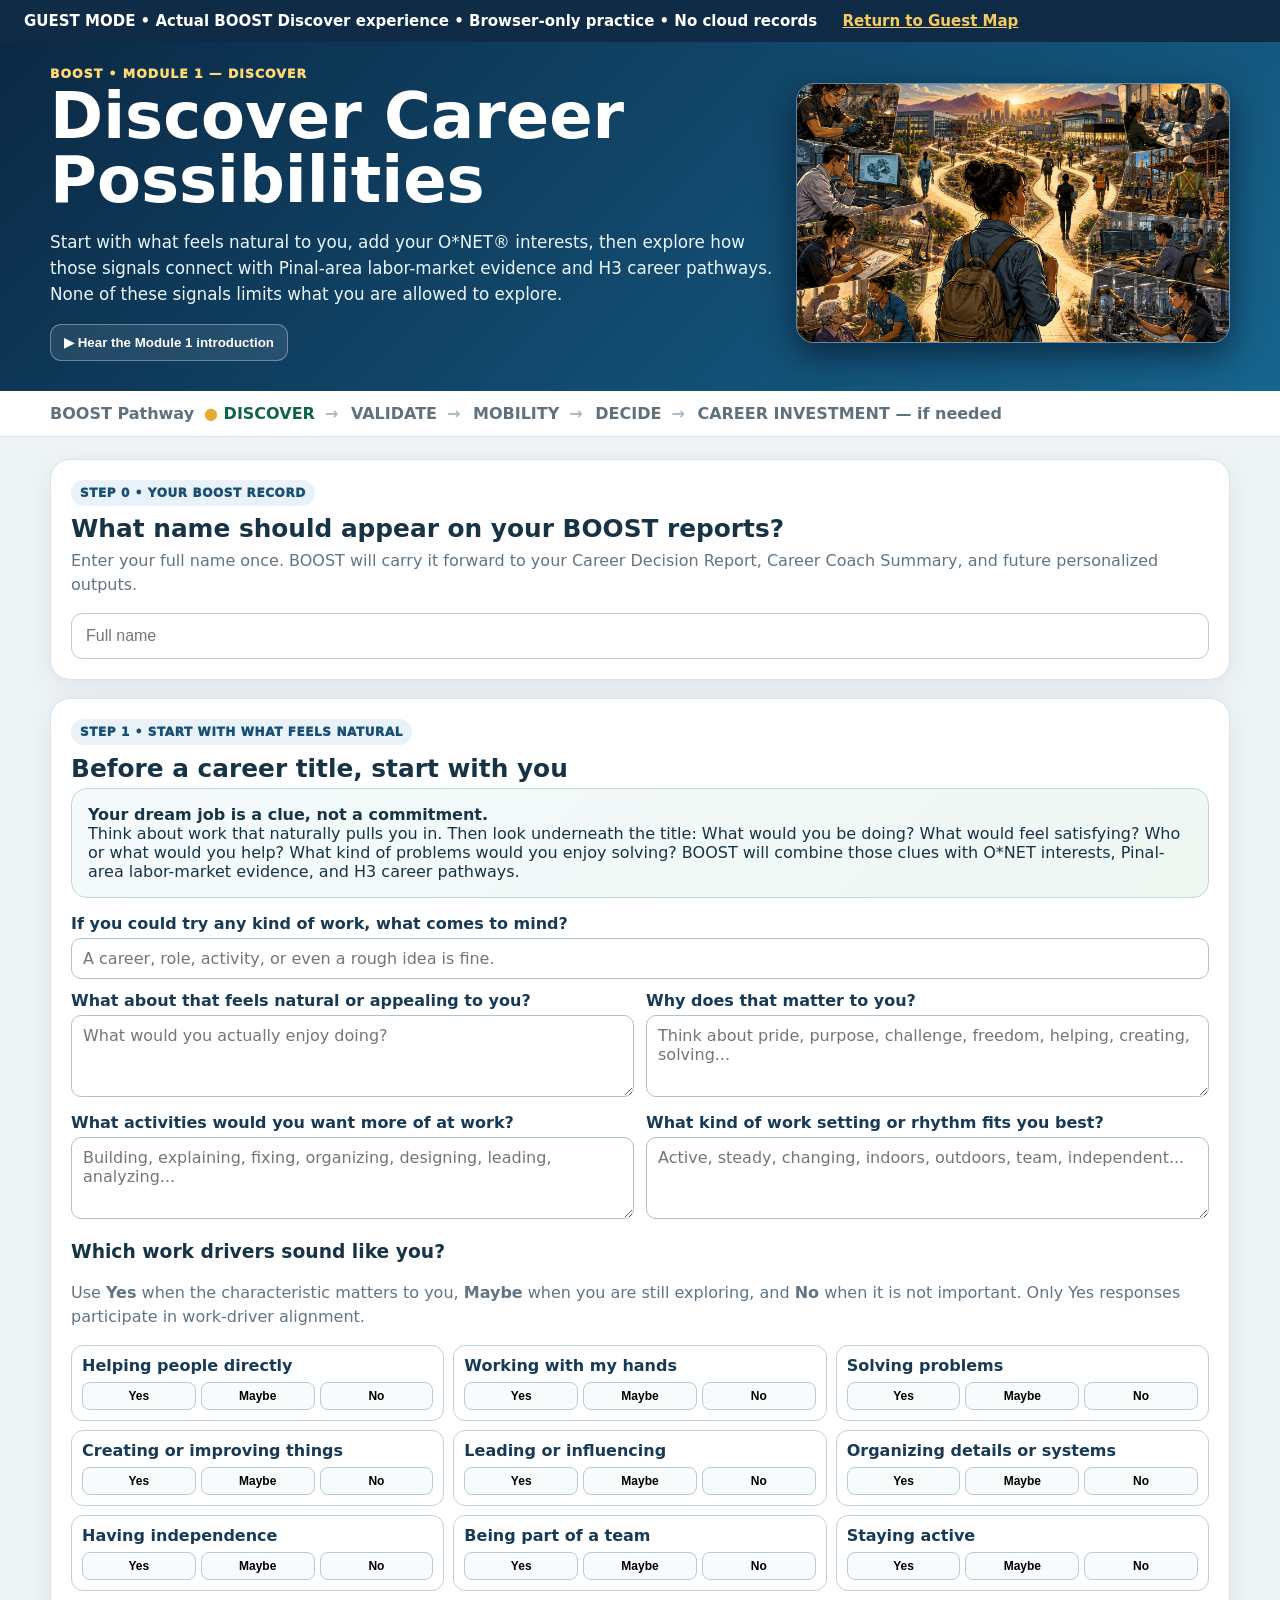
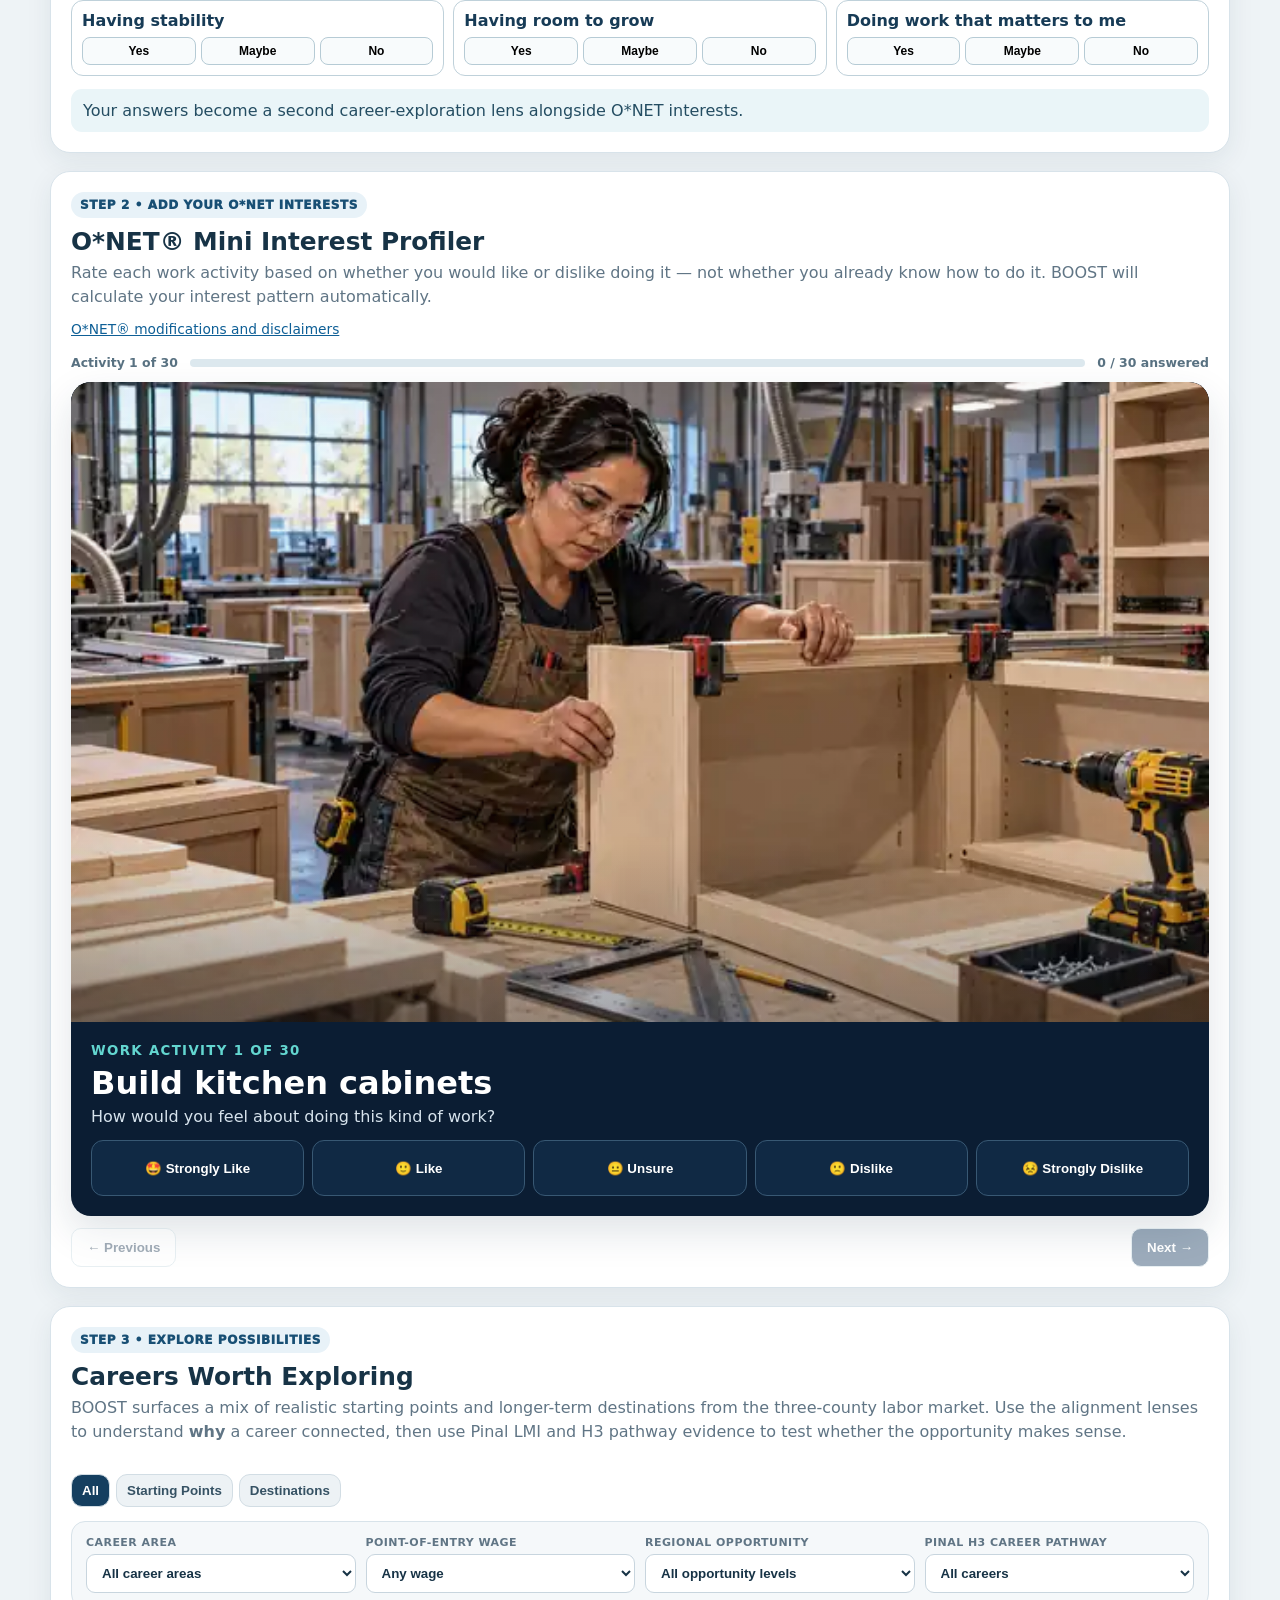
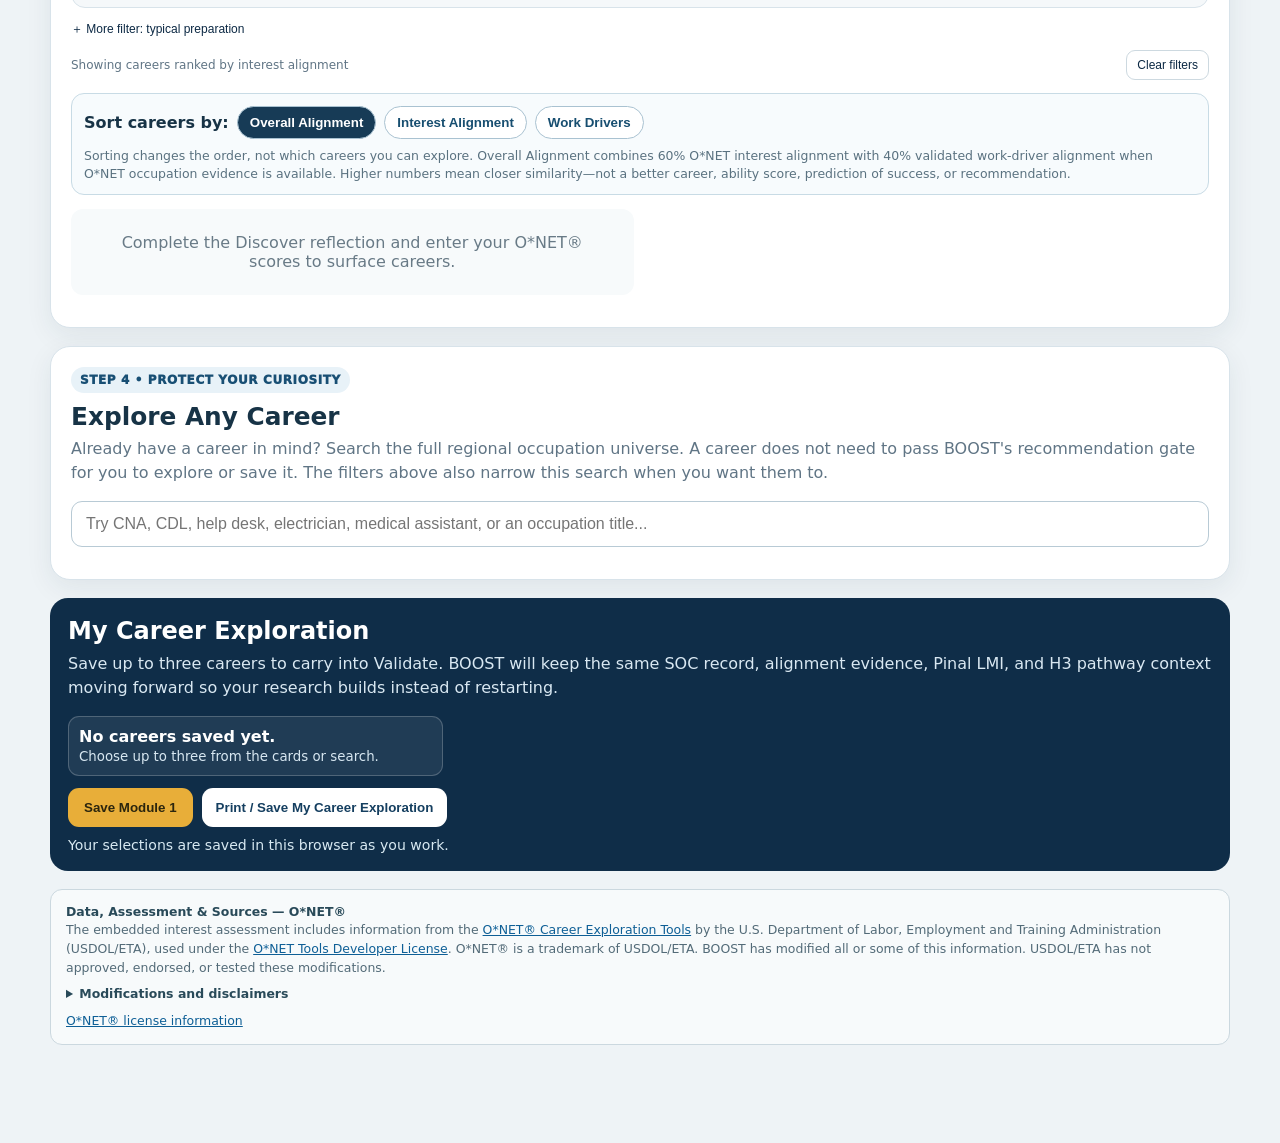
<file: guest.html>
<!doctype html>
<html lang="en">
<head>
<meta charset="utf-8">
<meta name="viewport" content="width=device-width,initial-scale=1">
<title>BOOST Discover — Guest Experience</title>
<link rel="stylesheet" href="assets/module1-open.css">
<link rel="stylesheet" href="assets/module1-filters-prod.css">
</head>
<body>
<div style="background:#102b46;color:white;padding:12px 24px;font:600 15px system-ui">GUEST MODE • Actual BOOST Discover experience • Browser-only practice • No cloud records <a style="color:#f4cb61;margin-left:20px" href="https://pinalworkforce1-del.github.io/BOOST_Pathway-Portal/guest.html">Return to Guest Map</a></div>
<header class="hero">
 <div class="wrap heroGrid">
  <div>
   <div class="eyebrow">BOOST • Module 1 — Discover</div>
   <h1>Discover Career Possibilities</h1>
   <p>Start with what feels natural to you, add your O*NET® interests, then explore how those signals connect with Pinal-area labor-market evidence and H3 career pathways. None of these signals limits what you are allowed to explore.</p>
   <button class="audioBtn" id="audioBtn" type="button">▶ Hear the Module 1 introduction</button>
   <audio id="introAudio" preload="none" src="assets/audio/module1_00_discover_intro.mp3"></audio>
  </div>
  <img src="assets/images/module1_00_discover-career-possibilities.png" alt="Career discovery illustration">
 </div>
</header>
<nav class="rail"><div class="railInner"><strong>BOOST Pathway</strong><span class="on">DISCOVER</span><span>VALIDATE</span><span>MOBILITY</span><span>DECIDE</span><span>CAREER INVESTMENT — if needed</span></div></nav>
<main><div class="wrap">
 <section class="panel" id="participantName">
  <div class="stepTag">Step 0 • Your BOOST record</div>
  <h2>What name should appear on your BOOST reports?</h2>
  <p class="sub">Enter your full name once. BOOST will carry it forward to your Career Decision Report, Career Coach Summary, and future personalized outputs.</p>
  <div class="searchWrap"><input class="searchInput" id="participantFullName" type="text" autocomplete="name" placeholder="Full name" aria-label="Full name" required></div>
  <div class="status" id="participantNameStatus" style="display:none;margin-top:10px"></div>
 </section>
 <section class="panel" id="onet">
  <div class="stepTag">Step 1 • Start with your interests</div>
  <h2>Enter your O*NET® Interest Profiler scores</h2>
  <p class="sub">If you have not completed the profiler yet, take it first. Then enter your six scores below. BOOST uses these scores only as a preference signal — not as a measure of qualification.</p>
  <p class="note" style="margin-top:-4px"><a href="#onetLicense">O*NET® modifications and disclaimers</a></p>
  <div class="onetBox"><div><b>O*NET® Interest Profiler</b><br><span class="note">A free assessment that measures Realistic, Investigative, Artistic, Social, Enterprising, and Conventional interests.</span></div><a href="https://www.mynextmove.org/explore/ip" target="_blank" rel="noopener">Take the O*NET® Interest Profiler ↗</a></div>
  <div class="scoreGrid">
   <div class="score"><label>R</label><b>Realistic</b><input id="R" type="number" min="0" max="40" step="1" inputmode="numeric" aria-label="Realistic score"></div>
   <div class="score"><label>I</label><b>Investigative</b><input id="I" type="number" min="0" max="40" step="1" inputmode="numeric" aria-label="Investigative score"></div>
   <div class="score"><label>A</label><b>Artistic</b><input id="A" type="number" min="0" max="40" step="1" inputmode="numeric" aria-label="Artistic score"></div>
   <div class="score"><label>S</label><b>Social</b><input id="S" type="number" min="0" max="40" step="1" inputmode="numeric" aria-label="Social score"></div>
   <div class="score"><label>E</label><b>Enterprising</b><input id="E" type="number" min="0" max="40" step="1" inputmode="numeric" aria-label="Enterprising score"></div>
   <div class="score"><label>C</label><b>Conventional</b><input id="C" type="number" min="0" max="40" step="1" inputmode="numeric" aria-label="Conventional score"></div>
  </div>
  <div class="actionRow"><button class="primary" id="surfaceBtn" type="button">Show Careers That Connect to Me</button><span class="note">Regional opportunity and H3 pathway evidence remain visible career-development evidence. They do not override your interests or work drivers.</span></div>
  <div class="interestSummary" id="interestSummary"></div>
 </section>
 <section class="panel" id="recommendations">
  <div class="resultsHead"><div><div class="stepTag">Step 2 • Explore possibilities</div><h2>Careers Worth Exploring</h2><p class="sub">BOOST surfaces a mix of realistic starting points and longer-term destinations from the three-county labor market. Use the alignment lenses to understand <b>why</b> a career connected, then use Pinal LMI and H3 pathway evidence to test whether the opportunity makes sense.</p></div>
   <div class="filters" id="filters"><button class="filterBtn active" data-filter="all">All</button><button class="filterBtn" data-filter="start">Starting Points</button><button class="filterBtn" data-filter="destination">Destinations</button></div>
  </div>
  <div id="cards" class="cards"><div class="empty">Complete the Discover reflection and enter your O*NET® scores to surface careers.</div></div>
  <div class="showMore"><button class="secondary" id="moreBtn" type="button" style="display:none">Show More Careers</button></div>
 </section>
 <section class="panel">
  <div class="stepTag">Step 4 • Protect your curiosity</div>
  <h2>Explore Any Career</h2>
  <p class="sub">Already have a career in mind? Search the full regional occupation universe. A career does not need to pass BOOST's recommendation gate for you to explore or save it. The filters above also narrow this search when you want them to.</p>
  <div class="searchWrap"><input class="searchInput" id="searchInput" type="search" placeholder="Try CNA, CDL, help desk, electrician, medical assistant, or an occupation title..." autocomplete="off"><div class="searchResults" id="searchResults"></div></div>
  <div class="searchDetail" id="searchDetail"></div>
 </section>
 <section class="selectionBox" id="selectionBox">
  <h2>My Career Exploration</h2>
  <p class="sub">Save up to three careers to carry into Validate. BOOST will keep the same SOC record, alignment evidence, Pinal LMI, and H3 pathway context moving forward so your research builds instead of restarting.</p>
  <div class="chosen" id="chosen"><div class="chosenItem"><b>No careers saved yet.</b><br><small>Choose up to three from the cards or search.</small></div></div>
  <div class="selectionActions"><button class="primary" id="saveBtn" type="button">Save Module 1</button><button class="secondary" id="printBtn" type="button">Print / Save My Career Exploration</button></div>
  <div class="status" id="saveStatus">Your selections are saved in this browser as you work.</div>
  <div class="completion" id="completion"></div>
 </section>
 <aside id="onetLicense" aria-label="O*NET data, assessment, modifications, and licensing" style="margin:18px 0 28px;padding:13px 15px;border:1px solid #cbd8df;border-radius:12px;background:#f7fafb;color:#536b78;font-size:.78rem;line-height:1.5">
  <b style="color:#294a59">Data, Assessment &amp; Sources — O*NET®</b><br>
  The embedded interest assessment includes information from the <a href="https://www.onetcenter.org/tools.html" target="_blank" rel="noopener">O*NET® Career Exploration Tools</a> by the U.S. Department of Labor, Employment and Training Administration (USDOL/ETA), used under the <a href="https://www.onetcenter.org/license_toolsdev.html" target="_blank" rel="noopener">O*NET Tools Developer License</a>. O*NET® is a trademark of USDOL/ETA. BOOST has modified all or some of this information. USDOL/ETA has not approved, endorsed, or tested these modifications.
  <details style="margin-top:8px"><summary style="cursor:pointer;font-weight:800;color:#294a59">Modifications and disclaimers</summary><div style="margin-top:6px">BOOST presents the 30 O*NET® Mini Interest Profiler work activities in a custom, one-activity-at-a-time interface, adds original activity imagery, implements the five-response Mini Interest Profiler scoring structure to produce six RIASEC scores from 0–20, and carries those results into BOOST career exploration and regional labor-market analysis. The profiler remains a career-exploration preference signal and is not used as a measure of qualification. The underlying BOOST scoring/state contract is preserved for participant continuity. This module also includes information adapted from the <a href="https://www.onetcenter.org/database.html" target="_blank" rel="noopener">O*NET® 31.0 Database</a>, used under the <a href="https://creativecommons.org/licenses/by/4.0/" target="_blank" rel="noopener">CC BY 4.0 license</a>. BOOST crosswalks and combines some database information with participant responses and regional labor-market evidence. USDOL/ETA has not approved, endorsed, or tested these modifications.</div></details>
  <div style="margin-top:8px"><a href="https://www.onetcenter.org/license_agreements.html" target="_blank" rel="noopener">O*NET® license information</a></div>
 </aside>
</div></main>


<script src="assets/data/career-data-v1-01.js"></script>
<script src="assets/data/career-data-v1-02.js"></script>
<script src="assets/data/career-data-v1-03.js"></script>
<script src="assets/data/career-data-v1-04.js"></script>
<script src="assets/data/career-data-v1-05.js"></script>
<script src="assets/data/career-data-v1-06.js"></script>
<script>
const guestStore = (() => {
 const memory = new Map();
 return {
  getItem(key) { return memory.has(String(key)) ? memory.get(String(key)) : null; },
  setItem(key,value) { memory.set(String(key),String(value)); },
  removeItem(key) { memory.delete(String(key)); },
  clear() { memory.clear(); }
 };
})();
window.PinalModule1CloudBridge = {sync:async()=>({ok:false,reason:"guest-mode"})};
</script>
<script src="guest-assets/module1-open-prod.js"></script>
<script src="guest-assets/module1-onet-embedded-v1.js?v=20261005c"></script>
<script src="guest-assets/module1-filters-prod.js"></script>
<script src="guest-assets/module1-search-hotfix.js"></script>
<script src="guest-assets/module1-participant-name-v1.js"></script>
<script src="guest-assets/module1-mindmap-alignment-v1.js?v=20260926a"></script>
<script src="guest-assets/careeronestop-career-action-v1.js?v=20260926a"></script>
<script>
(function restoreBoostMapReturnRule(){
  const PORTAL='https://pinalworkforce1-del.github.io/BOOST_Pathway-Portal/guest.html';
  showCompletion=function(){
    const box=document.getElementById('completion');
    if(!box)return;
    box.style.display='block';
    box.innerHTML='<h3>Guest Discover Experience Complete</h3><p>Thank you for exploring the actual Discover module. No participant completion, enrollment, or cloud record has been created.</p><a class="primary" href="https://pinalworkforce1-del.github.io/BOOST_Pathway-Portal/guest.html" style="display:inline-block;text-decoration:none">Return to Guest Map →</a>';
  };
})();
</script>
</body></html>
</file>
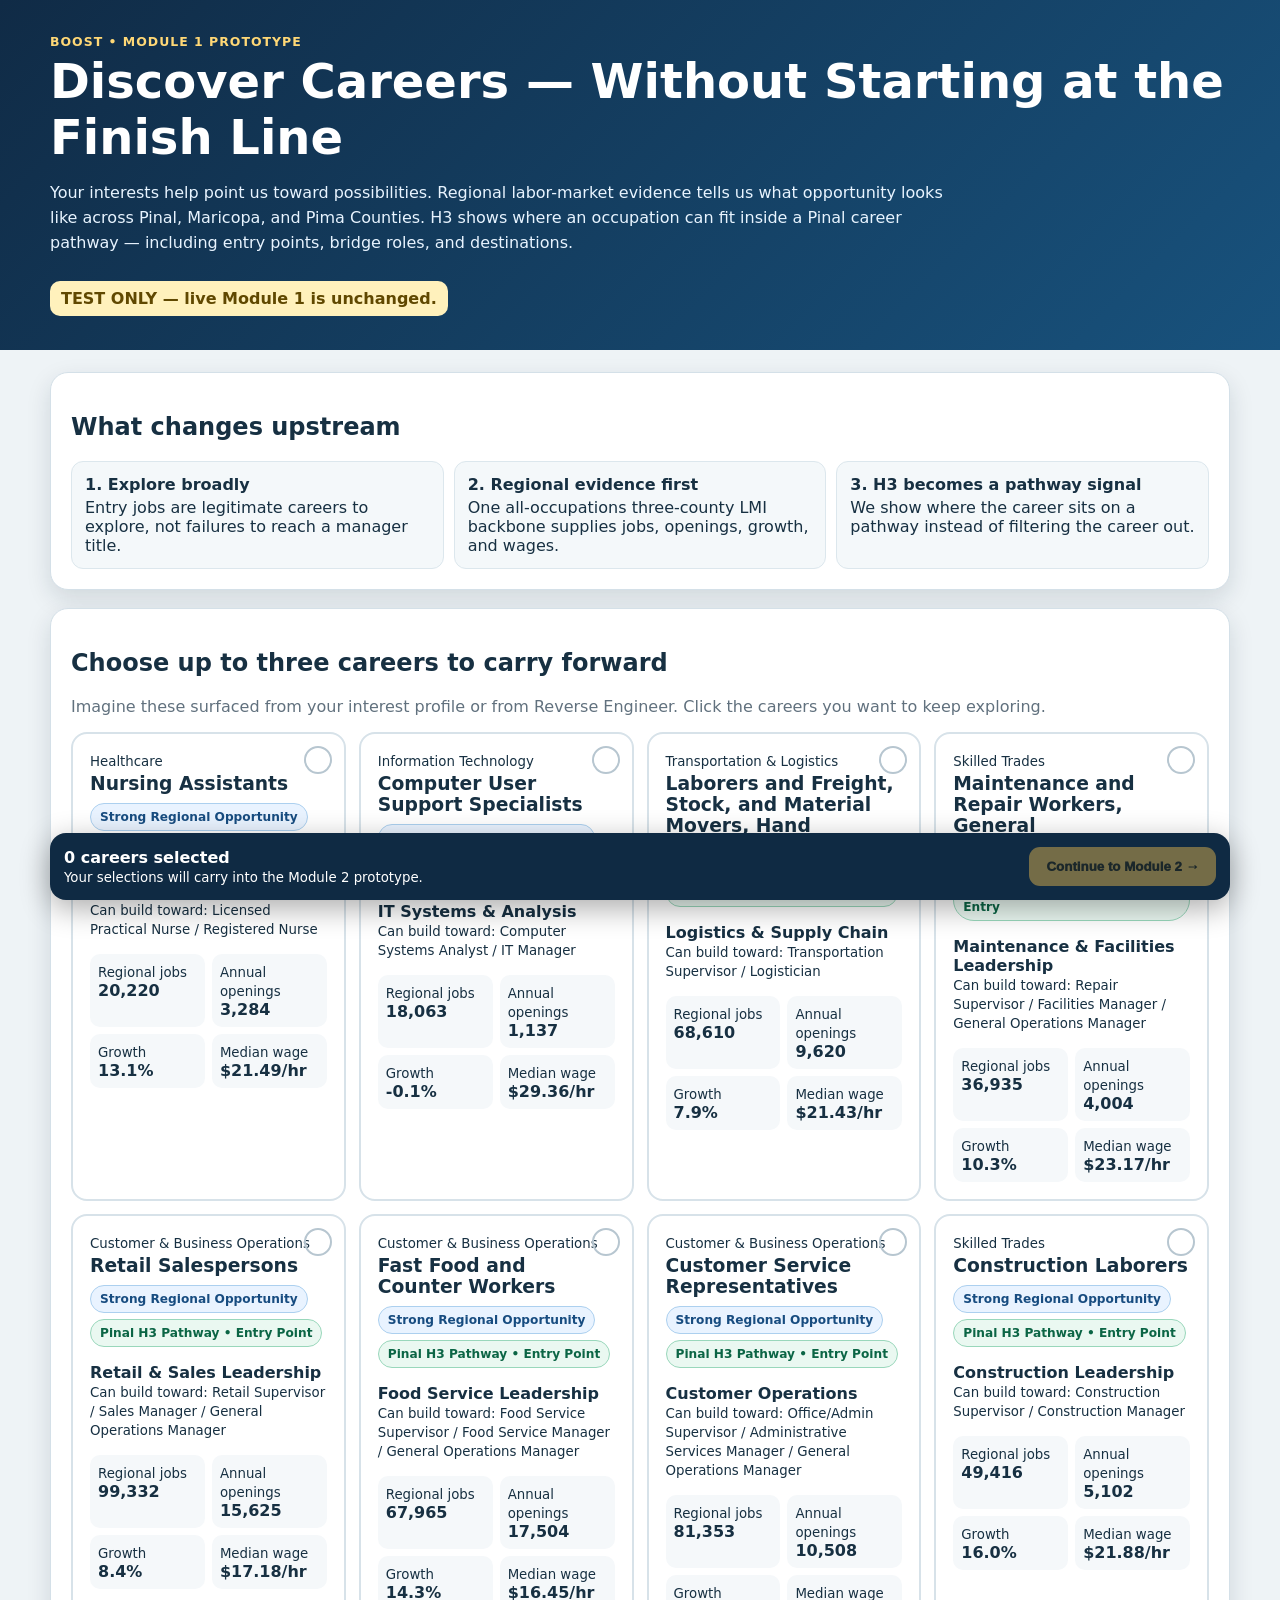
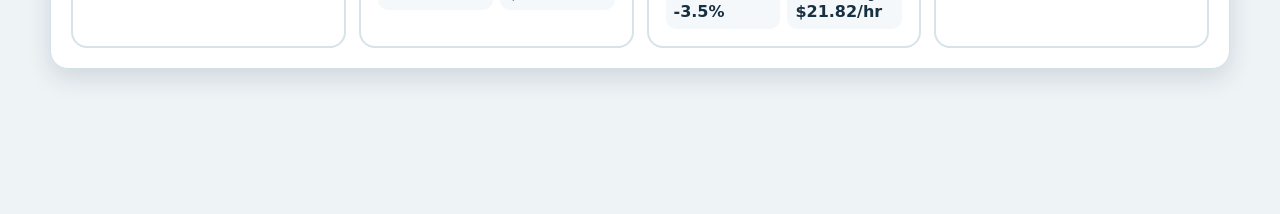
<file: pathway-progression-test.html>
<!doctype html><html lang="en"><head><meta charset="utf-8"><meta name="viewport" content="width=device-width,initial-scale=1"><title>BOOST Module 1 Progression Test</title><style>:root{--navy:#102b46;--blue:#18527d;--gold:#e3a72f;--green:#157653;--ink:#173042;--muted:#61717e;--line:#d4e0e8}*{box-sizing:border-box}body{margin:0;background:#eef3f6;color:var(--ink);font-family:system-ui,-apple-system,Segoe UI,Arial,sans-serif}.hero{padding:34px 18px;background:linear-gradient(135deg,var(--navy),var(--blue));color:#fff}.wrap{max-width:1180px;margin:auto}.eyebrow{font-size:.78rem;font-weight:900;letter-spacing:.08em;text-transform:uppercase;color:#ffd876}.hero h1{margin:.25rem 0;font-size:clamp(2rem,4vw,3rem)}.hero p{max-width:900px;line-height:1.55;color:#e8f4ff}.test{display:inline-block;margin-top:10px;padding:8px 11px;border-radius:10px;background:#fff1bc;color:#604800;font-weight:900}main{padding:22px 14px 60px}.panel{background:#fff;border:1px solid var(--line);border-radius:18px;padding:20px;margin-bottom:18px;box-shadow:0 9px 25px #1232}.rule{display:grid;grid-template-columns:repeat(3,1fr);gap:10px}.rule div{padding:13px;border-radius:12px;background:#f4f8fa;border:1px solid #dce7ed}.rule b{display:block;margin-bottom:4px}.grid{display:grid;grid-template-columns:repeat(auto-fit,minmax(270px,1fr));gap:13px}.card{position:relative;border:2px solid #d7e2e9;border-radius:16px;padding:17px;background:#fff;cursor:pointer;transition:.15s}.card:hover{transform:translateY(-2px);box-shadow:0 8px 20px #1232}.card.sel{border-color:var(--gold);background:#fffaf0}.card h3{margin:.2rem 0 .45rem}.badges{display:flex;flex-wrap:wrap;gap:6px;margin:9px 0}.badge{display:inline-block;border-radius:999px;padding:6px 9px;font-weight:900;font-size:.76rem}.reg{background:#e9f3ff;color:#174c80;border:1px solid #acd0ef}.path{background:#eaf8f1;color:#0b6545;border:1px solid #99d7bb}.metrics{display:grid;grid-template-columns:1fr 1fr;gap:7px;margin-top:12px}.metric{padding:8px;border-radius:10px;background:#f5f8fa}.metric b{display:block}.check{position:absolute;right:12px;top:12px;width:28px;height:28px;border-radius:50%;display:grid;place-items:center;border:2px solid #b7c6d0;font-weight:900}.sel .check{background:var(--green);border-color:var(--green);color:#fff}.bar{position:sticky;bottom:0;background:#0f2a43;color:#fff;padding:14px;border-radius:16px;display:flex;align-items:center;justify-content:space-between;gap:12px;box-shadow:0 8px 30px #0005}.bar button{border:0;border-radius:11px;padding:12px 17px;background:#f0bd4e;color:#2c250f;font-weight:950;cursor:pointer}.bar button:disabled{opacity:.45;cursor:not-allowed}.muted{color:var(--muted)}@media(max-width:720px){.rule{grid-template-columns:1fr}.bar{align-items:flex-start;flex-direction:column}}</style></head><body><header class="hero"><div class="wrap"><div class="eyebrow">BOOST • Module 1 Prototype</div><h1>Discover Careers — Without Starting at the Finish Line</h1><p>Your interests help point us toward possibilities. Regional labor-market evidence tells us what opportunity looks like across Pinal, Maricopa, and Pima Counties. H3 shows where an occupation can fit inside a Pinal career pathway — including entry points, bridge roles, and destinations.</p><div class="test">TEST ONLY — live Module 1 is unchanged.</div></div></header><main><div class="wrap"><section class="panel"><h2>What changes upstream</h2><div class="rule"><div><b>1. Explore broadly</b>Entry jobs are legitimate careers to explore, not failures to reach a manager title.</div><div><b>2. Regional evidence first</b>One all-occupations three-county LMI backbone supplies jobs, openings, growth, and wages.</div><div><b>3. H3 becomes a pathway signal</b>We show where the career sits on a pathway instead of filtering the career out.</div></div></section><section class="panel"><h2>Choose up to three careers to carry forward</h2><p class="muted">Imagine these surfaced from your interest profile or from Reverse Engineer. Click the careers you want to keep exploring.</p><div id="grid" class="grid"></div></section><div class="bar"><div><b id="count">0 careers selected</b><br><small>Your selections will carry into the Module 2 prototype.</small></div><button id="next" disabled>Continue to Module 2 →</button></div></div></main><script>const KEY='pinal_boost_career_exploration_v1';const DATA=[{soc:'31-1131',title:'Nursing Assistants',sector:'Healthcare',tier:'Strong Regional Opportunity',jobs:20220,open:3284,growth:13.1,median:21.49,path:'Nursing',pos:'Entry Point',dest:'Licensed Practical Nurse / Registered Nurse'},{soc:'15-1232',title:'Computer User Support Specialists',sector:'Information Technology',tier:'Strong Regional Opportunity',jobs:18063,open:1137,growth:-0.1,median:29.36,path:'IT Systems & Analysis',pos:'Entry Point',dest:'Computer Systems Analyst / IT Manager'},{soc:'53-7062',title:'Laborers and Freight, Stock, and Material Movers, Hand',sector:'Transportation & Logistics',tier:'Strong Regional Opportunity',jobs:68610,open:9620,growth:7.9,median:21.43,path:'Logistics & Supply Chain',pos:'Entry Point',dest:'Transportation Supervisor / Logistician'},{soc:'49-9071',title:'Maintenance and Repair Workers, General',sector:'Skilled Trades',tier:'Strong Regional Opportunity',jobs:36935,open:4004,growth:10.3,median:23.17,path:'Maintenance & Facilities Leadership',pos:'Skilled Entry',dest:'Repair Supervisor / Facilities Manager / General Operations Manager'},{soc:'41-2031',title:'Retail Salespersons',sector:'Customer & Business Operations',tier:'Strong Regional Opportunity',jobs:99332,open:15625,growth:8.4,median:17.18,path:'Retail & Sales Leadership',pos:'Entry Point',dest:'Retail Supervisor / Sales Manager / General Operations Manager'},{soc:'35-3023',title:'Fast Food and Counter Workers',sector:'Customer & Business Operations',tier:'Strong Regional Opportunity',jobs:67965,open:17504,growth:14.3,median:16.45,path:'Food Service Leadership',pos:'Entry Point',dest:'Food Service Supervisor / Food Service Manager / General Operations Manager'},{soc:'43-4051',title:'Customer Service Representatives',sector:'Customer & Business Operations',tier:'Strong Regional Opportunity',jobs:81353,open:10508,growth:-3.5,median:21.82,path:'Customer Operations',pos:'Entry Point',dest:'Office/Admin Supervisor / Administrative Services Manager / General Operations Manager'},{soc:'47-2061',title:'Construction Laborers',sector:'Skilled Trades',tier:'Strong Regional Opportunity',jobs:49416,open:5102,growth:16.0,median:21.88,path:'Construction Leadership',pos:'Entry Point',dest:'Construction Supervisor / Construction Manager'}];let selected=[];const money=n=>'$'+Number(n).toFixed(2);const num=n=>Number(n).toLocaleString();const grid=document.getElementById('grid');function draw(){grid.innerHTML=DATA.map(o=>`<article class="card ${selected.includes(o.soc)?'sel':''}" data-soc="${o.soc}"><span class="check">${selected.includes(o.soc)?'✓':''}</span><small>${o.sector}</small><h3>${o.title}</h3><div class="badges"><span class="badge reg">${o.tier}</span><span class="badge path">Pinal H3 Pathway • ${o.pos}</span></div><p><b>${o.path}</b><br><small>Can build toward: ${o.dest}</small></p><div class="metrics"><div class="metric"><small>Regional jobs</small><b>${num(o.jobs)}</b></div><div class="metric"><small>Annual openings</small><b>${num(o.open)}</b></div><div class="metric"><small>Growth</small><b>${o.growth.toFixed(1)}%</b></div><div class="metric"><small>Median wage</small><b>${money(o.median)}/hr</b></div></div></article>`).join('');document.getElementById('count').textContent=`${selected.length} career${selected.length===1?'':'s'} selected`;document.getElementById('next').disabled=!selected.length}grid.onclick=e=>{const c=e.target.closest('.card');if(!c)return;const s=c.dataset.soc;if(selected.includes(s))selected=selected.filter(x=>x!==s);else if(selected.length<3)selected.push(s);else alert('Choose up to three careers for this test.');draw()};document.getElementById('next').onclick=()=>{const chosen=DATA.filter(o=>selected.includes(o.soc)).map(o=>({soc:o.soc,title:o.title,sector:o.sector,source:'module1_exploration',regional:{tier:o.tier,jobs26:o.jobs,annualOpenings:o.open,growthPct:o.growth,medianHourly:o.median},pathway:{name:o.path,position:o.pos,destinationStory:o.dest}}));const state={version:1,updatedAt:new Date().toISOString(),module1:{selected:chosen,completedAt:new Date().toISOString()},module2:null,module3:null};localStorage.setItem(KEY,JSON.stringify(state));location.href='https://pinalworkforce1-del.github.io/BOOST-Career-Validation/pathway-progression-test.html'};draw();</script></body></html>
</file>
<file: assets/module1-open.css>
:root{--navy:#0c2944;--blue:#15547f;--sky:#eaf4fb;--gold:#e6aa32;--green:#147458;--ink:#173346;--muted:#607585;--line:#d8e3ea;--paper:#fff;--sand:#fff8e8;--red:#a33b37}
*{box-sizing:border-box}html{scroll-behavior:smooth}body{margin:0;background:#eef3f6;color:var(--ink);font-family:system-ui,-apple-system,Segoe UI,Arial,sans-serif}
a{color:#0e5f96}.wrap{max-width:1180px;margin:auto}.hero{background:linear-gradient(135deg,#0b2945,#17658f);color:#fff;padding:24px 16px 30px}.heroGrid{display:grid;grid-template-columns:1.25fr .75fr;gap:22px;align-items:center}.eyebrow{color:#ffd873;font-size:.78rem;font-weight:950;letter-spacing:.08em;text-transform:uppercase}.hero h1{font-size:clamp(2.2rem,5vw,4rem);margin:.2rem 0 .55rem;line-height:1}.hero p{font-size:1.05rem;line-height:1.55;color:#e9f5fb;max-width:760px}.hero img{width:100%;max-height:260px;object-fit:cover;border-radius:18px;border:1px solid #ffffff55;box-shadow:0 12px 35px #0018}.audioBtn,.primary,.secondary,.filterBtn,.addBtn,.searchPick{border:0;border-radius:11px;font-weight:900;cursor:pointer}.audioBtn{padding:10px 13px;background:#ffffff18;color:#fff;border:1px solid #ffffff55}.rail{background:#fff;border-bottom:1px solid var(--line);padding:13px 16px}.railInner{max-width:1180px;margin:auto;display:flex;gap:10px;align-items:center;flex-wrap:wrap;font-weight:850;color:#60717e}.rail .on{color:#0f654c}.rail .on::before{content:"● ";color:#e6aa32}.rail span:not(.on)::before{content:"→ ";color:#aab8c2;margin-right:7px}
main{padding:22px 14px 70px}.panel{background:#fff;border:1px solid var(--line);border-radius:20px;padding:20px;margin-bottom:18px;box-shadow:0 8px 27px #17334613}.panel h2{margin:.1rem 0 .35rem;font-size:1.55rem}.sub{color:var(--muted);line-height:1.5;margin:.2rem 0 1rem}.stepTag{display:inline-block;font-size:.75rem;font-weight:950;letter-spacing:.05em;text-transform:uppercase;background:#e8f2f8;color:#184f74;padding:6px 9px;border-radius:999px;margin-bottom:7px}
.onetBox{display:grid;grid-template-columns:1fr auto;gap:16px;padding:13px 14px;background:#f2f8fc;border:1px solid #c9dfed;border-radius:14px;align-items:center}.onetBox a{display:inline-block;text-decoration:none;background:#15547f;color:#fff;padding:10px 13px;border-radius:10px;font-weight:900;white-space:nowrap}
.scoreGrid{display:grid;grid-template-columns:repeat(6,1fr);gap:9px;margin-top:15px}.score{padding:11px;background:#f8fafb;border:1px solid #d9e3e9;border-radius:12px}.score label{display:block;font-size:.78rem;color:var(--muted);font-weight:900}.score b{display:block;font-size:1rem;margin:2px 0 5px}.score input{width:100%;font-size:1.05rem;font-weight:850;padding:9px;border:1px solid #b7c8d3;border-radius:8px}
.actionRow{display:flex;align-items:center;gap:10px;flex-wrap:wrap;margin-top:13px}.primary{padding:12px 16px;background:#e8ae39;color:#2c260e}.secondary{padding:11px 14px;background:#15547f;color:#fff}.note{font-size:.86rem;color:var(--muted)}.interestSummary{display:none;margin-top:13px;padding:12px 14px;background:#eff9f4;border:1px solid #b6dfcc;border-radius:12px}.interestSummary b{color:#0f654c}
.resultsHead{display:flex;justify-content:space-between;gap:14px;align-items:flex-end;flex-wrap:wrap}.filters{display:flex;gap:6px;flex-wrap:wrap}.filterBtn{padding:8px 10px;background:#edf2f5;color:#365264;border:1px solid #d2dde4}.filterBtn.active{background:#153f60;color:#fff}
.cards{display:grid;grid-template-columns:repeat(2,1fr);gap:13px;margin-top:14px}.card{border:1px solid #d5e1e8;border-radius:16px;padding:16px;background:#fff;position:relative}.card h3{font-size:1.2rem;margin:.2rem 0 .35rem}.badges{display:flex;gap:6px;flex-wrap:wrap;margin-bottom:10px}.badge{display:inline-block;padding:5px 8px;border-radius:999px;font-size:.72rem;font-weight:900}.opp{background:#e7f3fb;color:#164f76;border:1px solid #b9d8ea}.stage{background:#eef8f2;color:#0e6748;border:1px solid #b4dec9}.path{background:#fff1c9;color:#6f5200;border:1px solid #e3c665}.selectedBadge{background:#e9f7f0;color:#0c6546;border:1px solid #9ed2b9}
.metrics{display:grid;grid-template-columns:repeat(4,1fr);gap:7px;margin:10px 0}.metric{background:#f5f8fa;border-radius:10px;padding:8px}.metric small{display:block;color:#6a7c88}.metric b{display:block;font-size:.98rem}.entry{background:#fff8e7;border:1px solid #ead39a}
.prep{margin:9px 0;padding:10px;border-left:4px solid #e5aa32;background:#fffaf0;border-radius:8px;font-size:.9rem;line-height:1.45}.pathStory{margin:9px 0;padding:10px;background:#f0f8f4;border-radius:9px;font-size:.9rem}.origin{font-size:.76rem;color:#657784;font-weight:850}.addBtn{padding:10px 12px;background:#15547f;color:#fff}.addBtn.remove{background:#6b7881}.addBtn:disabled{opacity:.55;cursor:not-allowed}
.searchWrap{position:relative}.searchInput{width:100%;padding:13px 14px;font-size:1rem;border:1px solid #b8cad5;border-radius:11px}.searchResults{margin-top:8px;border:1px solid #d7e2e8;border-radius:12px;overflow:hidden;display:none;max-height:330px;overflow-y:auto}.searchPick{width:100%;text-align:left;padding:10px 12px;border-radius:0;background:#fff;color:var(--ink);border-bottom:1px solid #e7eef2}.searchPick:hover{background:#f3f8fb}.searchPick small{display:block;color:#6c7d89;margin-top:2px}.searchDetail{margin-top:12px}
.selectionBox{background:#0f2d48;color:#fff;border-radius:18px;padding:18px}.selectionBox h2{margin:.1rem 0 .4rem}.selectionBox .sub{color:#d9e8f2}.chosen{display:grid;grid-template-columns:repeat(3,1fr);gap:9px;margin:12px 0}.chosenItem{background:#ffffff13;border:1px solid #ffffff35;border-radius:11px;padding:10px}.chosenItem small{color:#d7e7f1}.selectionActions{display:flex;gap:9px;flex-wrap:wrap}.selectionActions .secondary{background:#fff;color:#153f60}.status{margin-top:10px;font-size:.88rem;color:#d8e9f2}.completion{display:none;margin-top:15px;background:#eff9f4;color:#173346;border:1px solid #a9d7c0;border-radius:13px;padding:14px}.completion h3{margin:.1rem 0 .35rem;color:#0e6748}.completion a,.completion button{display:inline-block;margin-top:8px;padding:10px 13px;background:#14644c;color:#fff;border:0;border-radius:10px;text-decoration:none;font-weight:900;cursor:pointer}
.empty{padding:24px;text-align:center;color:#687a86;background:#f7fafb;border-radius:12px}.load{padding:25px;text-align:center}.fine{font-size:.78rem;color:#71838e}.showMore{margin-top:12px;text-align:center}
@media(max-width:850px){.heroGrid{grid-template-columns:1fr}.hero img{max-height:220px}.scoreGrid{grid-template-columns:repeat(3,1fr)}.cards{grid-template-columns:1fr}.metrics{grid-template-columns:repeat(2,1fr)}.chosen{grid-template-columns:1fr}.onetBox{grid-template-columns:1fr}}
@media(max-width:480px){.scoreGrid{grid-template-columns:repeat(2,1fr)}}
@media print{.hero,.rail,.onetBox,.scoreGrid,.actionRow,.filters,.addBtn,.searchWrap,.selectionActions,.showMore{display:none!important}.panel,.selectionBox{box-shadow:none;border:1px solid #bbb;color:#111;background:#fff}.chosenItem{border:1px solid #bbb;color:#111}.selectionBox .sub,.selectionBox .status,.chosenItem small{color:#444}}
</file>
<file: assets/module1-filters-prod.css>
.careerFilterBar{display:grid;grid-template-columns:repeat(4,minmax(150px,1fr));gap:10px;margin:14px 0 8px;padding:14px;background:#f5f8fa;border:1px solid var(--line);border-radius:14px}.careerFilter{display:flex;flex-direction:column;gap:5px}.careerFilter label{font-size:11px;font-weight:900;letter-spacing:.45px;text-transform:uppercase;color:var(--muted)}.careerFilter select{width:100%;padding:10px 11px;border:1px solid #c8d5de;border-radius:9px;background:#fff;color:var(--ink);font-weight:700}.careerFilterMeta{display:flex;justify-content:space-between;gap:12px;align-items:center;margin:7px 0 13px;color:var(--muted);font-size:12px}.careerFilterMeta button{padding:7px 10px;border:1px solid #cdd9e0;border-radius:9px;background:#fff;color:var(--navy);font-size:12px}.moreFilterWrap{margin-top:8px}.moreFilterToggle{background:transparent!important;color:var(--navy)!important;border:0!important;padding:5px 0!important;font-size:12px!important}.moreFilters{display:none;margin-top:8px}.moreFilters.open{display:block}.filterZero{padding:18px;border:1px dashed #c9d6de;border-radius:12px;background:#fbfdfe;color:var(--muted)}@media(max-width:850px){.careerFilterBar{grid-template-columns:1fr 1fr}}@media(max-width:520px){.careerFilterBar{grid-template-columns:1fr}.careerFilterMeta{align-items:flex-start;flex-direction:column}}
</file>
